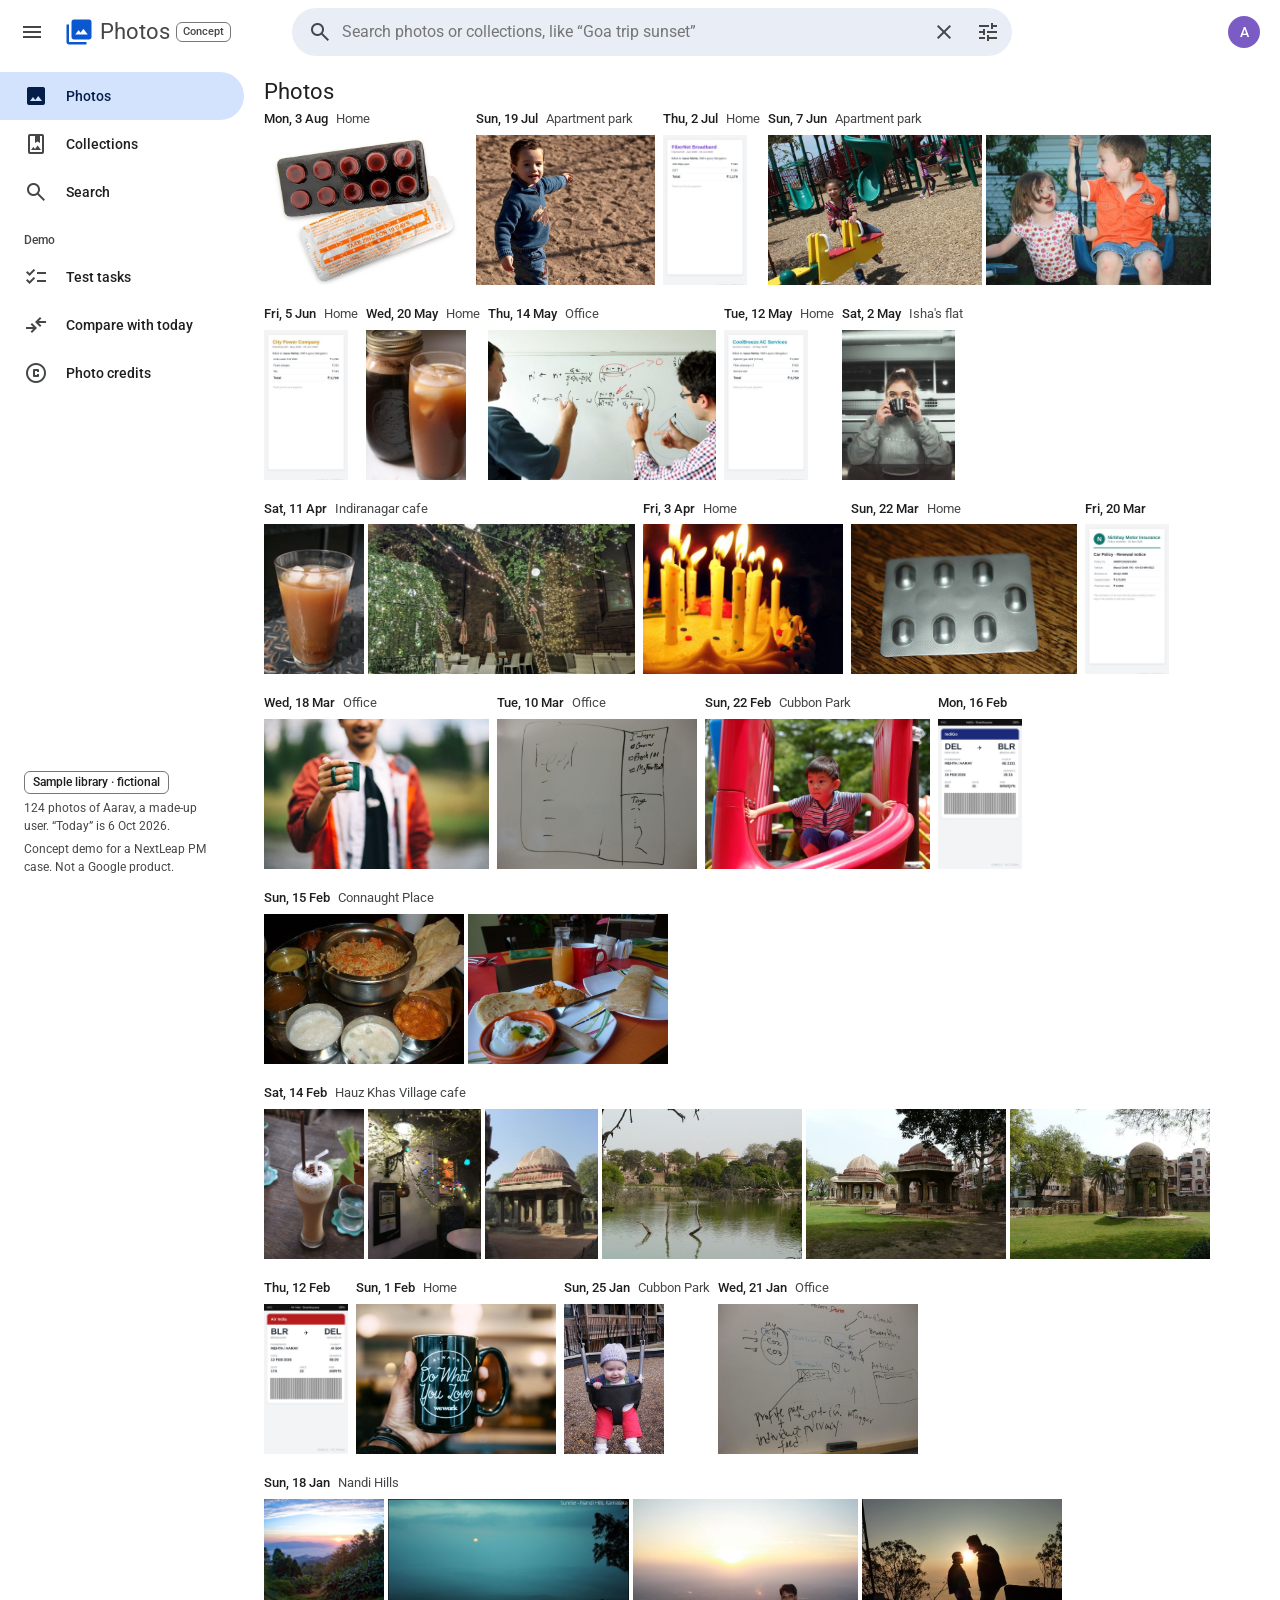
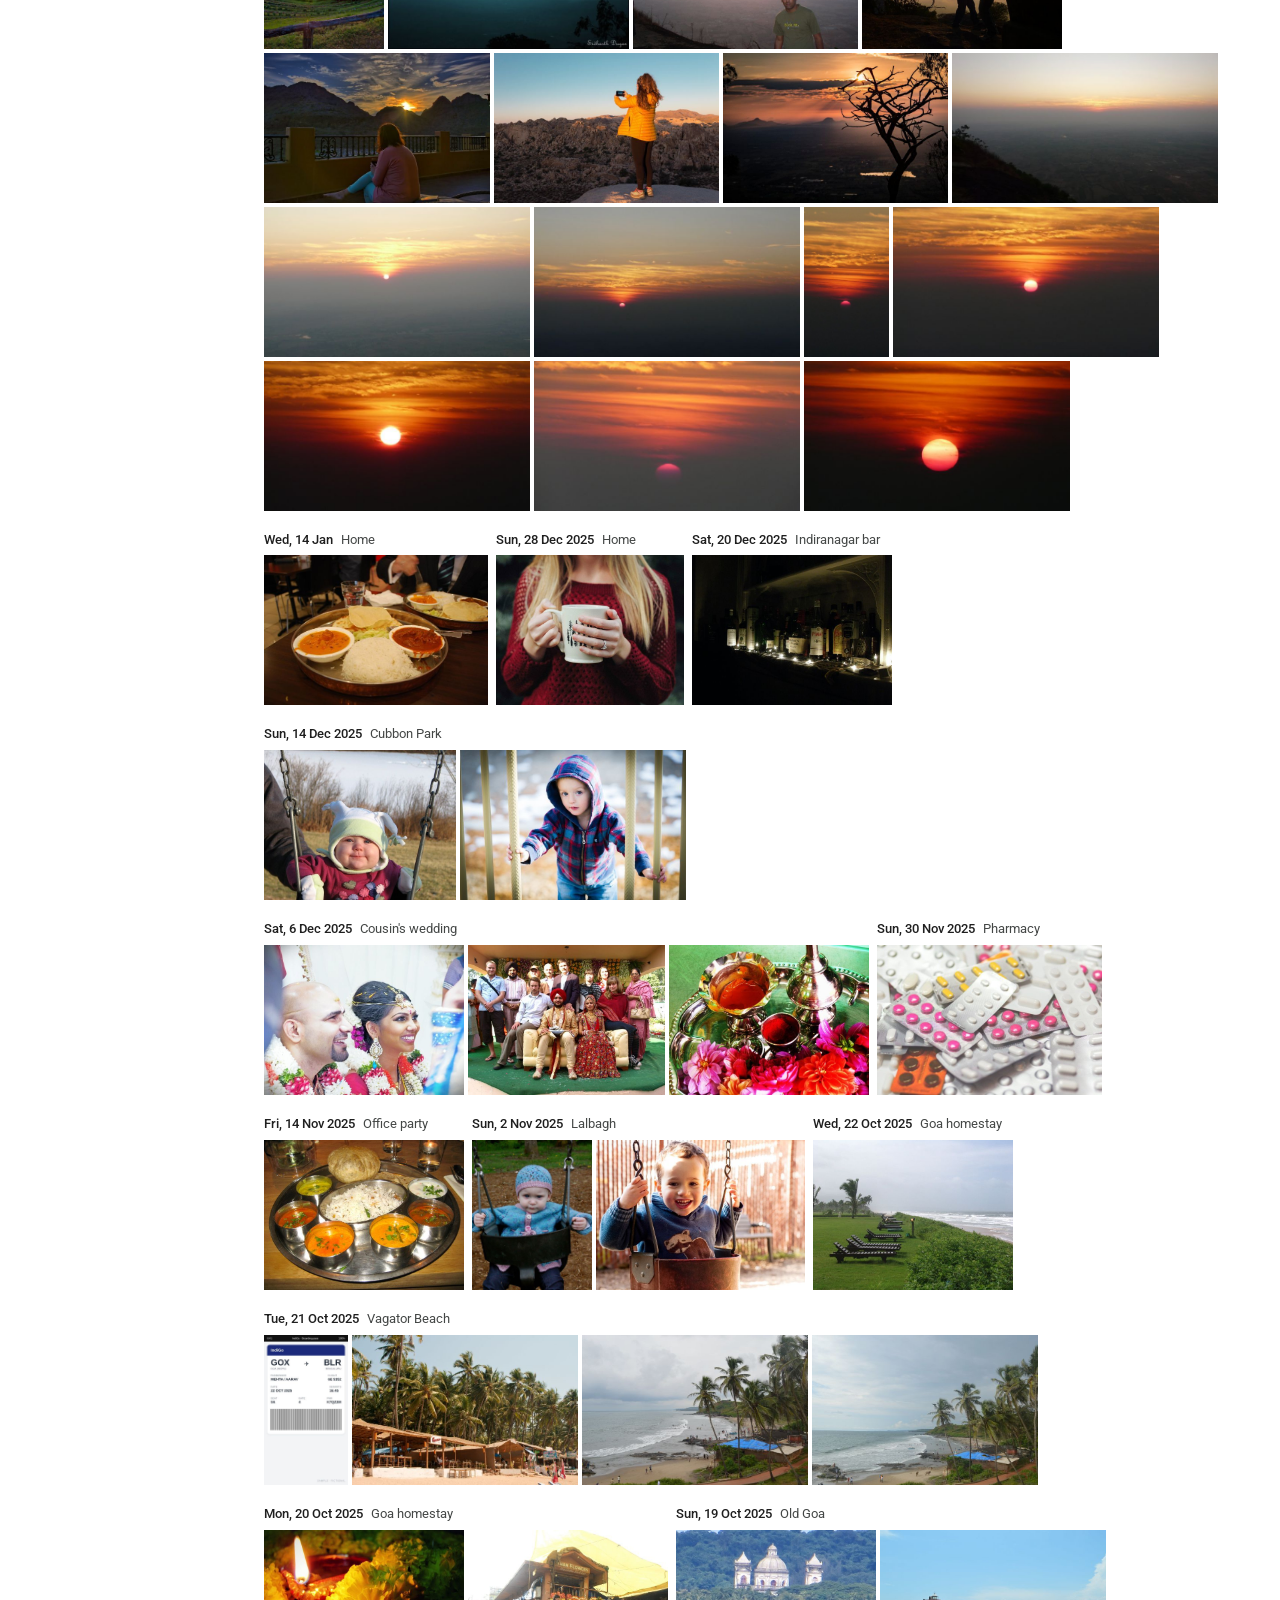
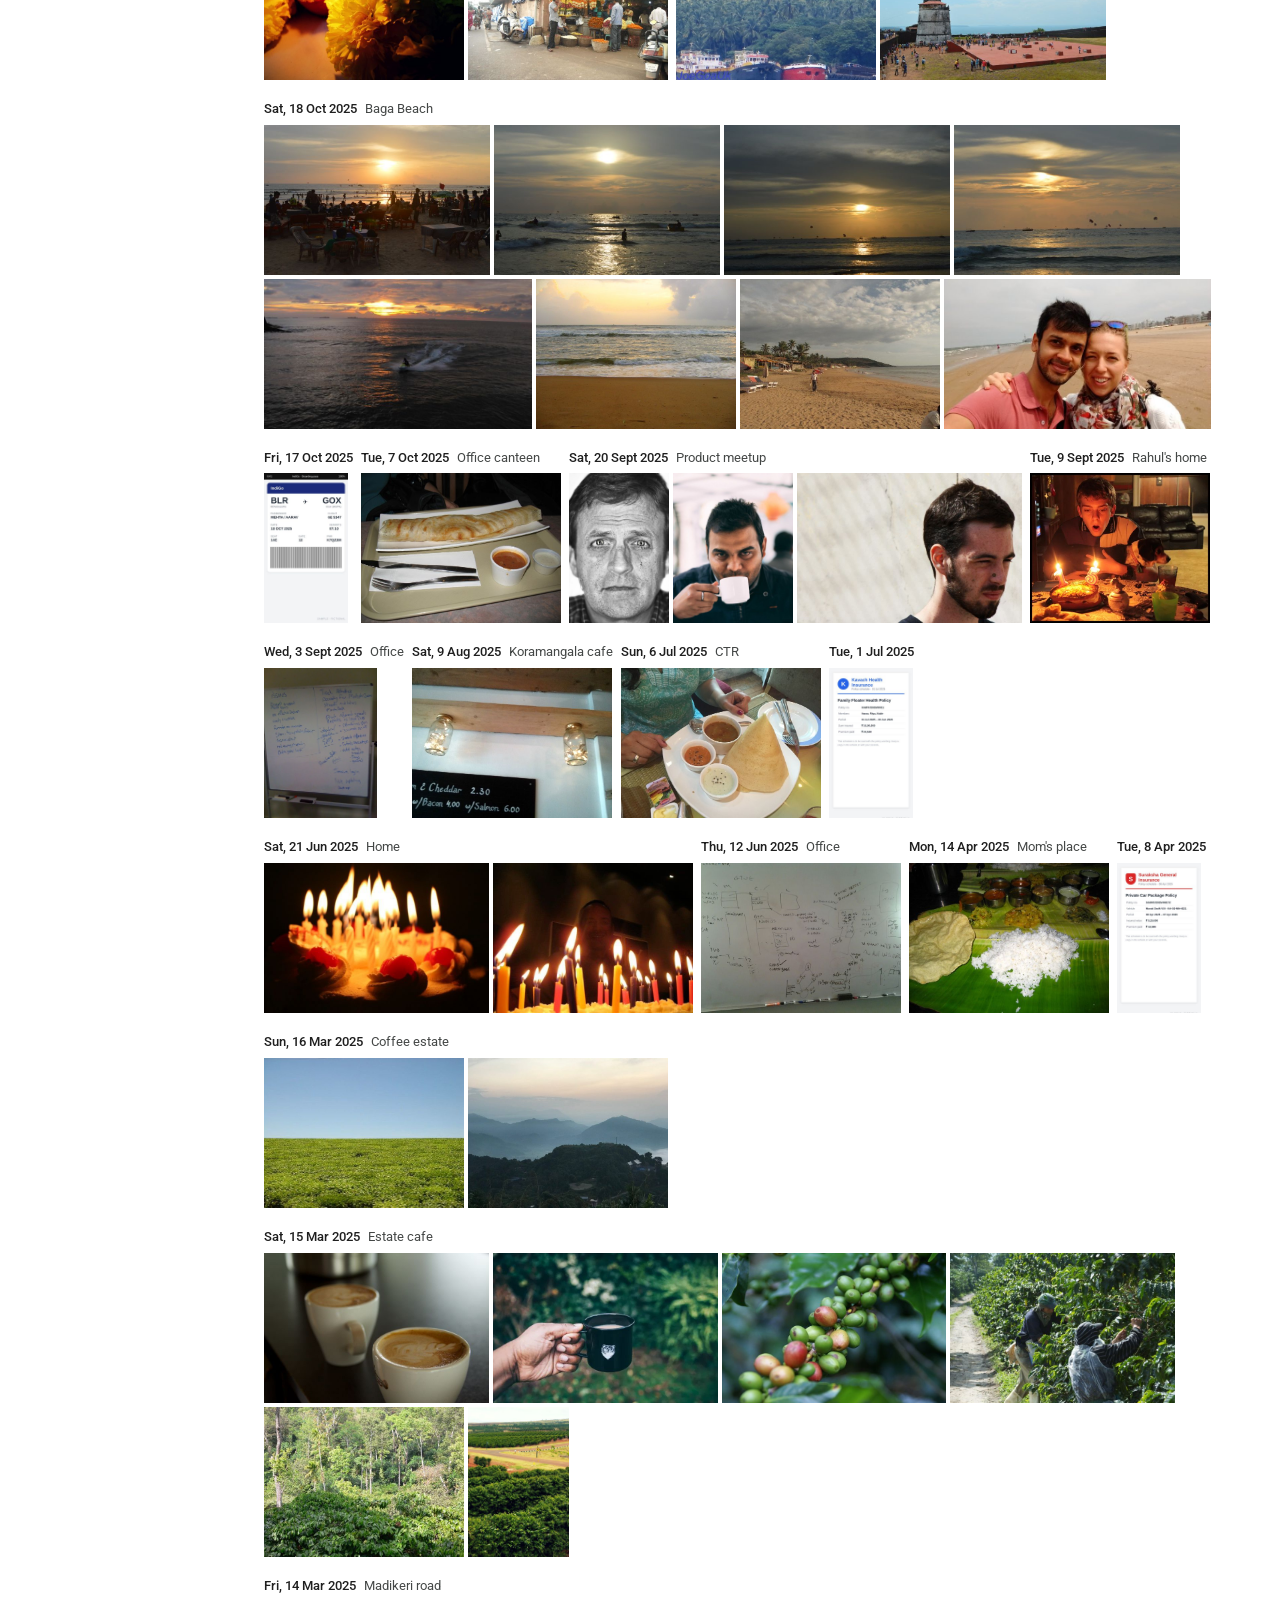
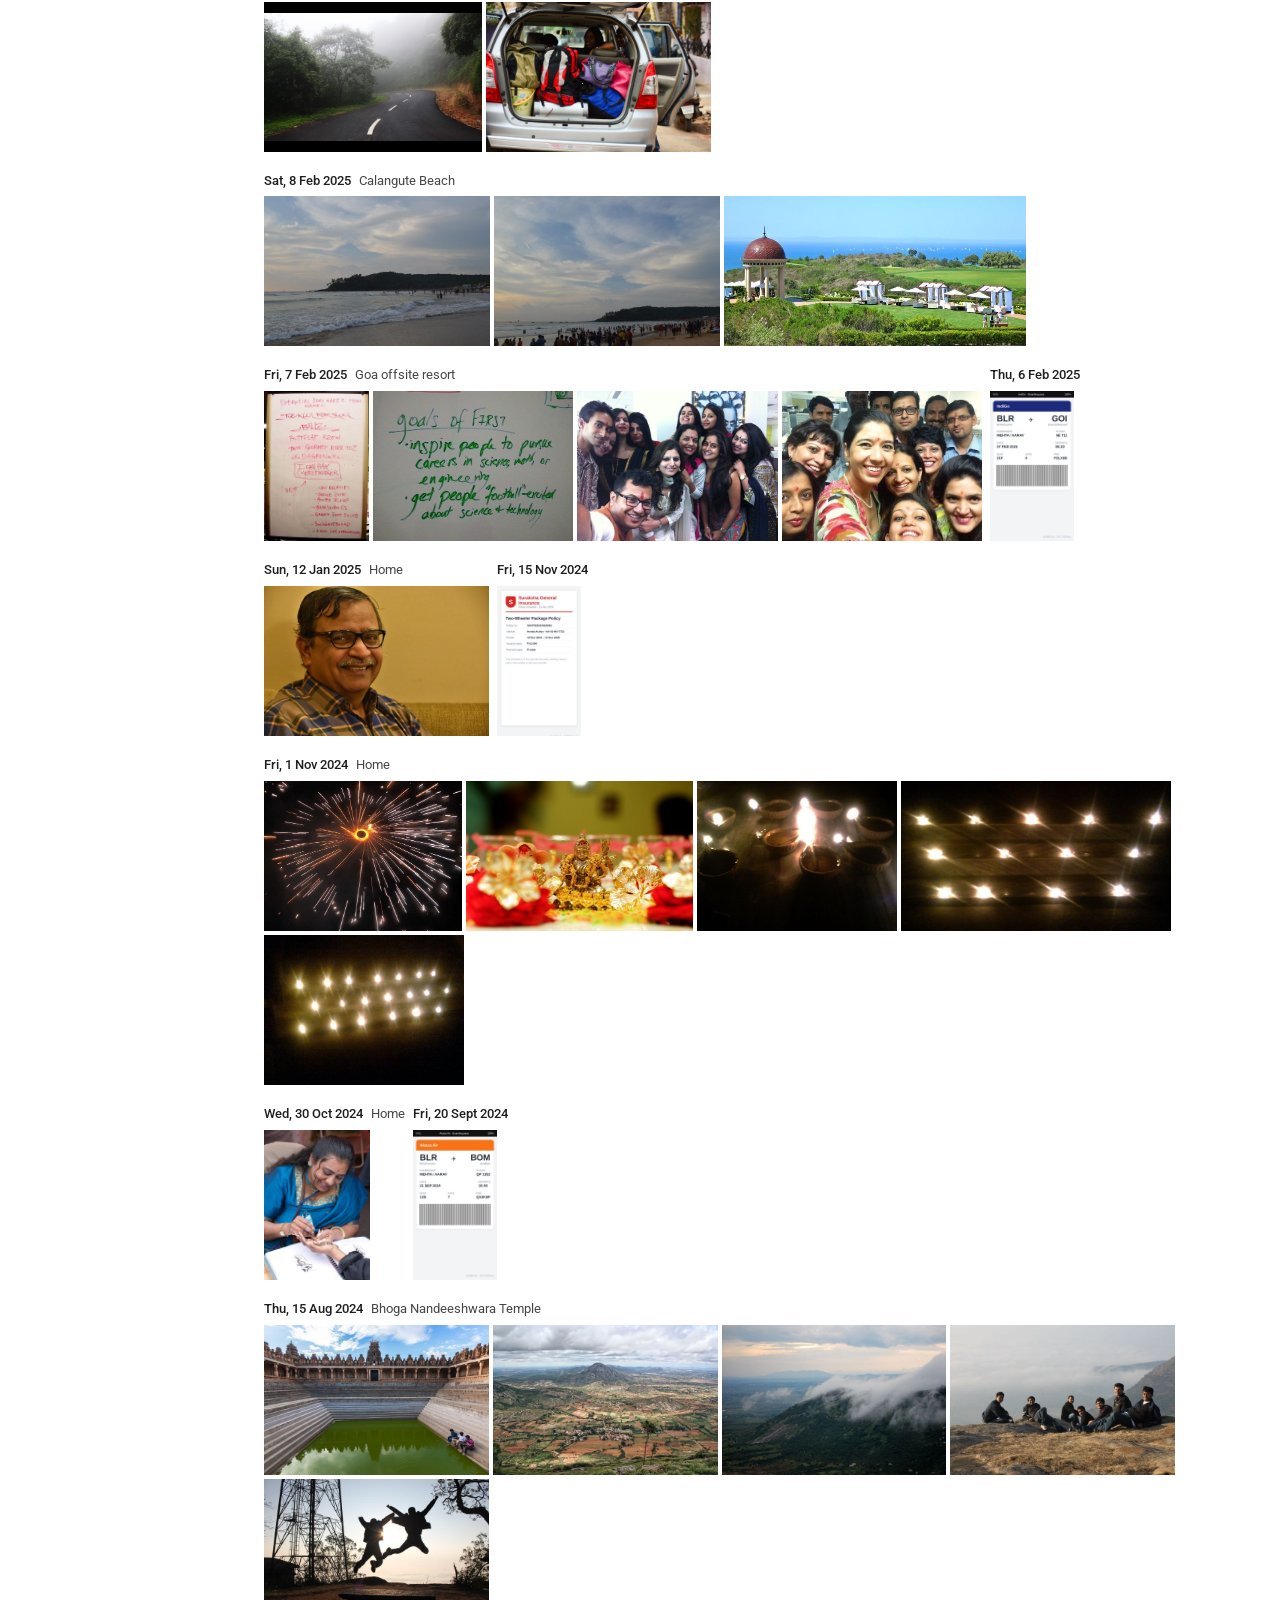
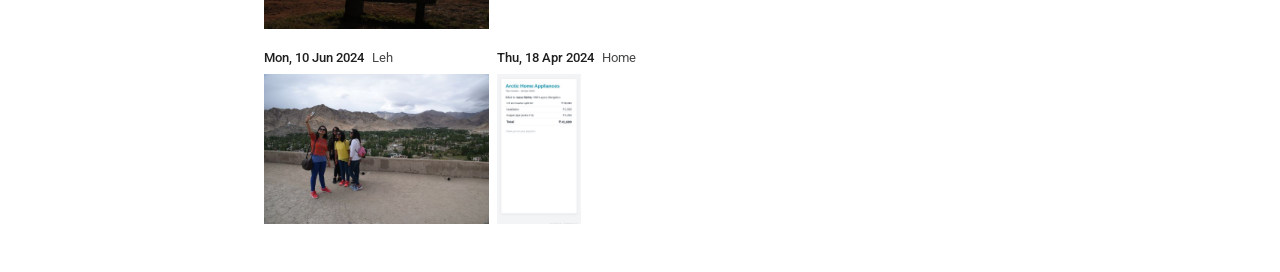
<file: index.html>
<!doctype html>
<html lang="en">
<head>
<meta charset="utf-8">
<meta name="viewport" content="width=device-width, initial-scale=1">
<title>Memory Match</title>
<meta name="description" content="Find a photo by describing it in your own words. A Google Photos concept demo on a fictional sample library.">
<link rel="preconnect" href="https://fonts.googleapis.com">
<link href="https://fonts.googleapis.com/css2?family=Roboto:wght@400;500;700&display=swap" rel="stylesheet">
<link href="https://fonts.googleapis.com/css2?family=Material+Symbols+Outlined:opsz,wght,FILL,GRAD@20..48,400,0..1,0&display=block" rel="stylesheet">
<link rel="stylesheet" href="styles.css">
</head>
<body>
<header class="appbar">
  <button class="icon-btn" id="menuBtn" aria-label="Menu"><span class="ms">menu</span></button>
  <a class="logo" href="#" id="logo"><span class="ms fill logo-ic">photo_library</span><span class="word">Photos</span><span class="concept">Concept</span></a>
  <form class="searchpill" id="form" autocomplete="off">
    <span class="ms">search</span>
    <input id="q" placeholder="Search photos or collections, like “Goa trip sunset”" aria-label="Search photos or collections">
    <button type="button" class="icon-btn small" id="clearQ" aria-label="Clear"><span class="ms">close</span></button>
    <button type="button" class="icon-btn small fbtn" id="filterBtn" aria-label="Filters" title="Filters"><span class="ms">tune</span><span class="fbadge hidden" id="fbadge"></span></button>
    <div class="suggest hidden" id="suggest"></div>
    <div class="fpanel hidden" id="fpanel"></div>
  </form>
  <div class="appbar-right">
    <div class="avatar" title="Aarav (fictional)">A</div>
  </div>
</header>

<div class="shell">
  <nav class="rail" id="rail">
    <a class="navi active" data-nav="photos" href="#"><span class="ms">photo</span>Photos</a>
    <a class="navi" data-nav="collections" href="#"><span class="ms">photo_album</span>Collections</a>
    <a class="navi" data-nav="search" href="#"><span class="ms">search</span>Search</a>
    <p class="rail-h">Demo</p>
    <a class="navi" data-nav="tasks" href="#"><span class="ms">checklist</span>Test tasks</a>
    <a class="navi" data-nav="compare" href="#"><span class="ms">compare_arrows</span>Compare with today</a>
    <a class="navi" data-nav="credits" href="#"><span class="ms">copyright</span>Photo credits</a>
    <div class="rail-note">
      <span class="tagwarn">Sample library · fictional</span>
      <p id="libcount"></p>
      <p>Concept demo for a NextLeap PM case. Not a Google product.</p>
    </div>
  </nav>

  <main class="main" id="main">
    <!-- Photos timeline -->
    <section id="home">
      <div class="home-head"><h1>Photos</h1></div>
      <div id="timeline"></div>
    </section>

    <!-- Collections -->
    <section id="collections" class="hidden">
      <div class="home-head"><h1>Collections</h1></div>
      <div id="colBody"></div>
    </section>

    <!-- Search results -->
    <section id="results" class="hidden">
      <div class="res-head">
        <button class="icon-btn" id="backBtn" aria-label="Back"><span class="ms">arrow_back</span></button>
        <h1 id="resTitle"></h1>
      </div>
      <p class="tasknote hidden" id="taskNote"></p>
      <p class="scopechip hidden" id="scopeChip"></p>
      <div class="banner hidden" id="nofit"></div>
      <div class="grid" id="grid"></div>
      <div class="tl hidden" id="scopeAll"></div>
      <div class="card followup hidden" id="step4">
        <span class="ms fill fu-ic">help</span>
        <div>
          <p class="fu-q" id="fuQ"></p>
          <div class="chips" id="fuOpts"></div>
        </div>
      </div>
    </section>
  </main>
</div>

<!-- photo viewer -->
<div class="viewer hidden" id="viewer" role="dialog" aria-modal="true">
  <div class="v-stage">
    <div class="v-bar">
      <button class="icon-btn dark" id="vBack" aria-label="Close"><span class="ms">arrow_back</span></button>
      <span class="v-spacer"></span>
      <button class="found hidden" id="foundBtn"><span class="ms">check_circle</span>This is the one</button>
      <button class="icon-btn dark" id="vInfo" aria-label="Info"><span class="ms">info</span></button>
    </div>
    <img id="vImg" alt="">
    <div class="v-toast hidden" id="foundNote"></div>
    <div class="v-learn hidden" id="learnNote"></div>
  </div>
  <aside class="v-info" id="vPanel"></aside>
</div>

<!-- dialogs -->
<div class="scrim hidden" id="scrim">
  <div class="dialog" id="dialog" role="dialog" aria-modal="true">
    <button class="icon-btn d-close" id="dClose" aria-label="Close"><span class="ms">close</span></button>
    <div id="dBody"></div>
  </div>
</div>

<script type="module" src="app.js"></script>
</body>
</html>
</file>
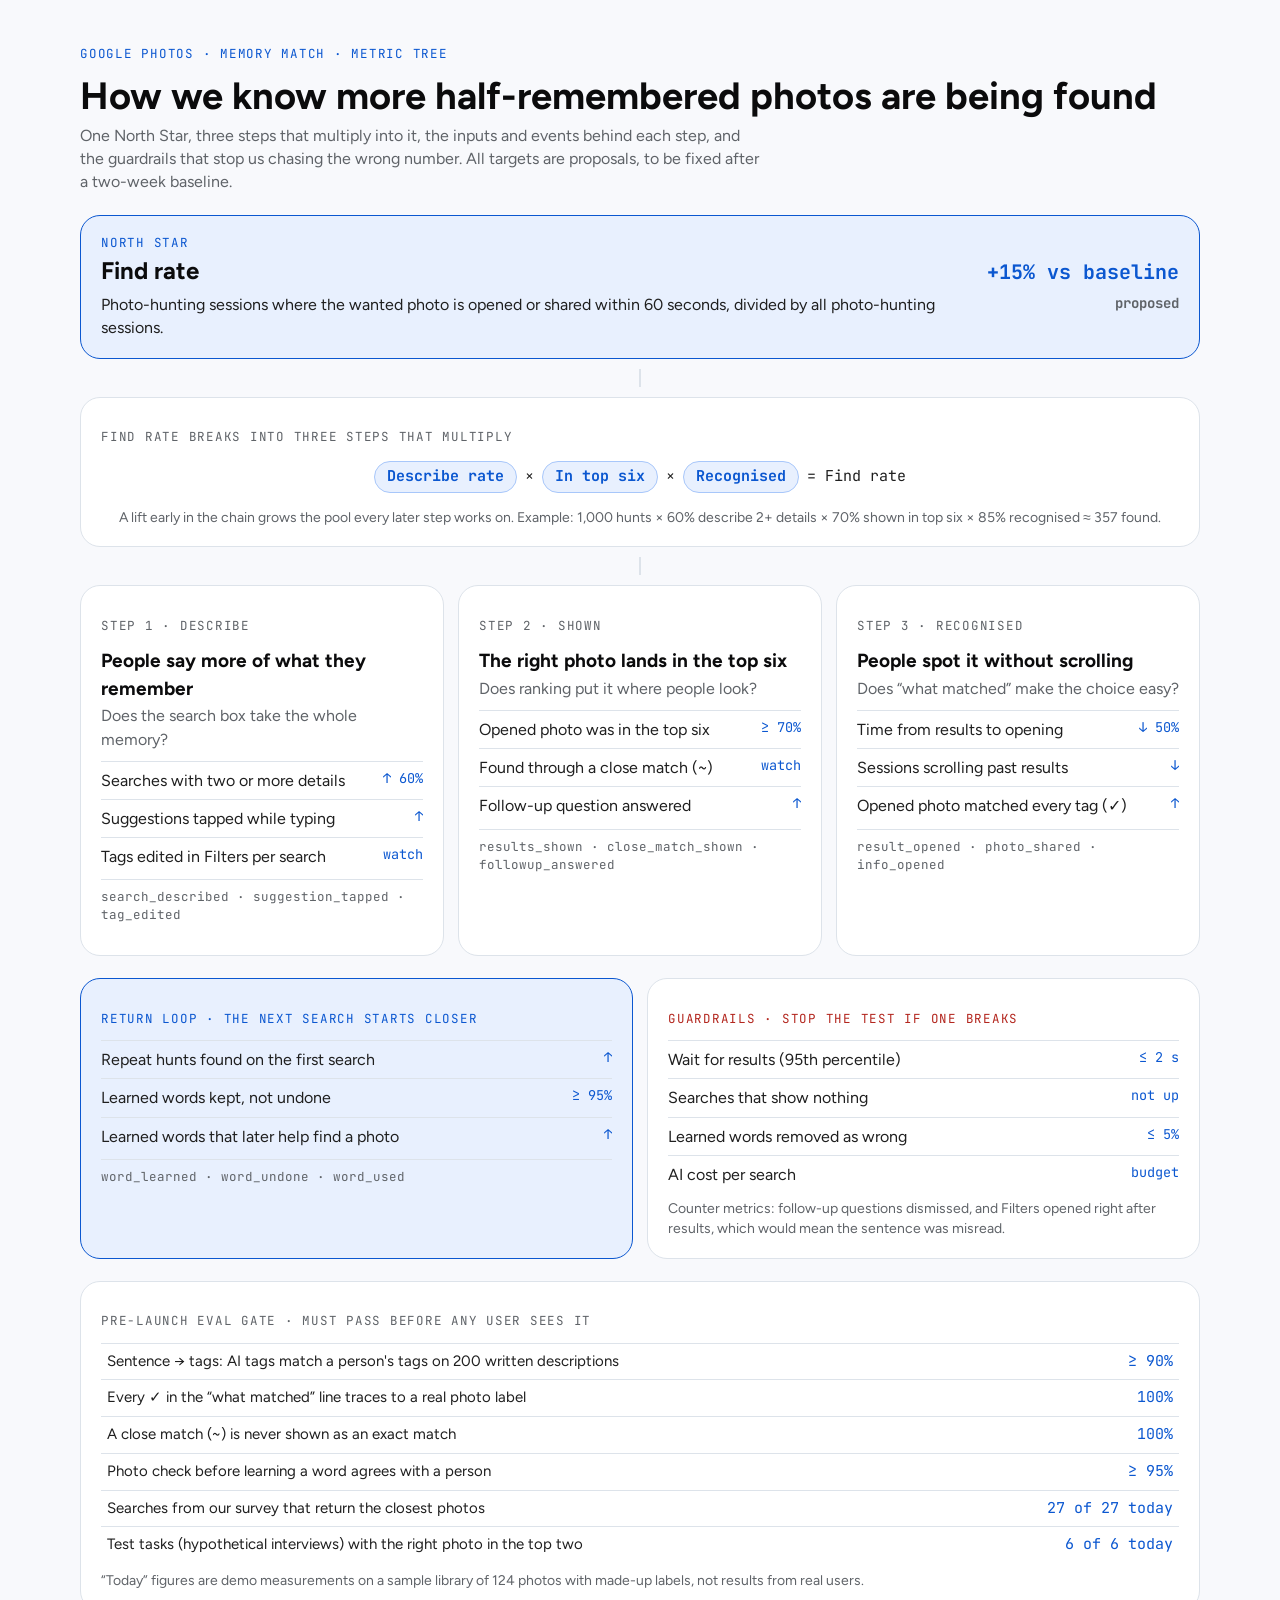
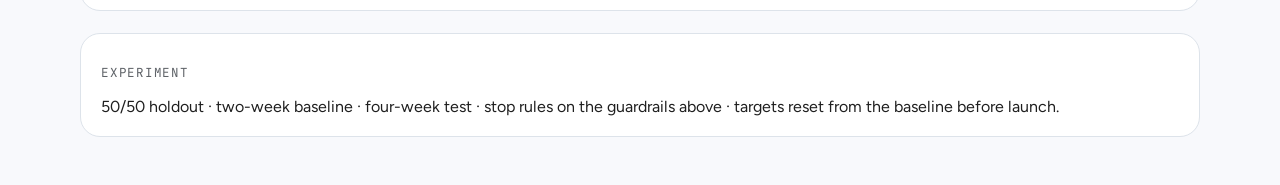
<file: kpi-tree.html>
<!doctype html>
<html lang="en">
<head>
<meta charset="utf-8">
<meta name="viewport" content="width=device-width, initial-scale=1">
<title>Find Rate KPI Tree</title>
<link rel="preconnect" href="https://fonts.googleapis.com">
<link rel="stylesheet" href="https://fonts.googleapis.com/css2?family=Figtree:wght@400;600;700&family=JetBrains+Mono:wght@500;700&display=swap">
<style>
/* Layout: a top-down metric tree. North Star, then the three-step chain, then inputs and events per step, then the return loop, guardrails and the eval gate. */
:root{
  --bg:#131314; --card:#1E1F20; --line:#2E3134; --fg:#E3E3E3; --muted:#9AA0A6; --strong:#F1F3F4;
  --focus:#A8C7FA; --focus-bg:#102A4C; --focus-line:#1F4A85; --warn:#FFB68A;
  --display:'Figtree', 'Segoe UI', Arial, sans-serif; --mono:'JetBrains Mono', ui-monospace, Menlo, monospace;
  color-scheme:dark;
}
@media (prefers-color-scheme: light){:root:not([data-theme="dark"]){
  --bg:#F8F9FC; --card:#FFFFFF; --line:#DDE3EA; --fg:#1F1F1F; --muted:#5F6368; --strong:#0B0B0C;
  --focus:#0B57D0; --focus-bg:#E8F0FE; --focus-line:#A8C7FA; --warn:#B3261E; color-scheme:light}}
:root[data-theme="light"]{
  --bg:#F8F9FC; --card:#FFFFFF; --line:#DDE3EA; --fg:#1F1F1F; --muted:#5F6368; --strong:#0B0B0C;
  --focus:#0B57D0; --focus-bg:#E8F0FE; --focus-line:#A8C7FA; --warn:#B3261E; color-scheme:light}
*{box-sizing:border-box}
body{background:var(--bg);color:var(--fg);font-family:var(--display);font-size:16px;line-height:1.45;margin:0}
.wrap{max-width:1160px;margin:0 auto;padding-inline:20px;padding-block:32px 48px;display:flex;flex-direction:column;gap:22px}
.eyebrow,.lab{font-family:var(--mono);letter-spacing:.06em;text-transform:uppercase;font-size:12.5px;color:var(--muted)}
.eyebrow{color:var(--focus)}
h1{font-size:clamp(26px,4vw,38px);line-height:1.12;margin:4px 0 6px;color:var(--strong);text-wrap:balance}
.lede{color:var(--muted);max-width:68ch;margin:0}
.card{background:var(--card);border:1.5px solid var(--line);border-radius:20px;padding:18px 20px;min-width:0}
.focus{background:var(--focus-bg);border-color:var(--focus)}
.ns{display:grid;grid-template-columns:1fr auto;gap:14px;align-items:center}
.ns h2{margin:2px 0 4px;font-size:24px;color:var(--strong)}
.ns p{margin:0}
.target{font-family:var(--mono);font-weight:700;color:var(--focus);font-size:20px;white-space:nowrap;text-align:right}
.formula{font-family:var(--mono);font-size:15px;color:var(--fg);display:flex;flex-wrap:wrap;gap:8px;align-items:center;justify-content:center}
.formula b{background:var(--focus-bg);border:1.5px solid var(--focus-line);border-radius:999px;padding:4px 12px;color:var(--focus)}
.stem{width:2px;height:18px;background:var(--line);margin:-12px auto}
.drivers{display:grid;grid-template-columns:repeat(3,minmax(0,1fr));gap:14px}
.driver h3{margin:4px 0 2px;font-size:19px;color:var(--strong)}
.driver .q{color:var(--muted);margin:0 0 10px}
.row{display:grid;grid-template-columns:1fr auto;gap:10px;border-top:1px solid var(--line);padding-block:7px}
.row span:last-child{font-family:var(--mono);font-size:13.5px;color:var(--focus);white-space:nowrap;align-self:start}
.ev{font-family:var(--mono);font-size:12.5px;color:var(--muted);border-top:1px solid var(--line);padding-top:8px;margin-top:4px;word-break:break-word}
.two{display:grid;grid-template-columns:repeat(2,minmax(0,1fr));gap:14px}
.warn .lab{color:var(--warn)}
table{width:100%;border-collapse:collapse;font-size:15px}
td{border-top:1px solid var(--line);padding:7px 6px;vertical-align:top}
td.t{font-family:var(--mono);color:var(--focus);white-space:nowrap;text-align:right}
td.n{font-family:var(--mono);color:var(--muted);white-space:nowrap}
.note{color:var(--muted);font-size:14px;margin:0}
.tablewrap{overflow-x:auto}
@media (max-width:820px){.drivers,.two{grid-template-columns:1fr}.ns{grid-template-columns:1fr}.target{text-align:left}}
</style>
</head>
<body>

<div class="wrap">
  <header>
    <p class="eyebrow">Google Photos · Memory Match · metric tree</p>
    <h1>How we know more half-remembered photos are being found</h1>
    <p class="lede">One North Star, three steps that multiply into it, the inputs and events behind each step, and the guardrails that stop us chasing the wrong number. All targets are proposals, to be fixed after a two-week baseline.</p>
  </header>

  <section class="card focus ns" aria-label="North Star">
    <div>
      <p class="lab" style="color:var(--focus)">North Star</p>
      <h2>Find rate</h2>
      <p>Photo-hunting sessions where the wanted photo is opened or shared within 60 seconds, divided by all photo-hunting sessions.</p>
    </div>
    <p class="target">+15% vs baseline<br><span class="note">proposed</span></p>
  </section>

  <div class="stem" aria-hidden="true"></div>
  <section class="card" aria-label="Chain">
    <p class="lab">Find rate breaks into three steps that multiply</p>
    <p class="formula"><b>Describe rate</b> × <b>In top six</b> × <b>Recognised</b> = Find rate</p>
    <p class="note" style="text-align:center">A lift early in the chain grows the pool every later step works on. Example: 1,000 hunts × 60% describe 2+ details × 70% shown in top six × 85% recognised ≈ 357 found.</p>
  </section>
  <div class="stem" aria-hidden="true"></div>

  <section class="drivers" aria-label="Drivers">
    <div class="card driver">
      <p class="lab">Step 1 · Describe</p>
      <h3>People say more of what they remember</h3>
      <p class="q">Does the search box take the whole memory?</p>
      <div class="row"><span>Searches with two or more details</span><span>↑ 60%</span></div>
      <div class="row"><span>Suggestions tapped while typing</span><span>↑</span></div>
      <div class="row"><span>Tags edited in Filters per search</span><span>watch</span></div>
      <p class="ev">search_described · suggestion_tapped · tag_edited</p>
    </div>
    <div class="card driver">
      <p class="lab">Step 2 · Shown</p>
      <h3>The right photo lands in the top six</h3>
      <p class="q">Does ranking put it where people look?</p>
      <div class="row"><span>Opened photo was in the top six</span><span>≥ 70%</span></div>
      <div class="row"><span>Found through a close match (~)</span><span>watch</span></div>
      <div class="row"><span>Follow-up question answered</span><span>↑</span></div>
      <p class="ev">results_shown · close_match_shown · followup_answered</p>
    </div>
    <div class="card driver">
      <p class="lab">Step 3 · Recognised</p>
      <h3>People spot it without scrolling</h3>
      <p class="q">Does “what matched” make the choice easy?</p>
      <div class="row"><span>Time from results to opening</span><span>↓ 50%</span></div>
      <div class="row"><span>Sessions scrolling past results</span><span>↓</span></div>
      <div class="row"><span>Opened photo matched every tag (✓)</span><span>↑</span></div>
      <p class="ev">result_opened · photo_shared · info_opened</p>
    </div>
  </section>

  <section class="two">
    <div class="card focus">
      <p class="lab" style="color:var(--focus)">Return loop · the next search starts closer</p>
      <div class="row"><span>Repeat hunts found on the first search</span><span>↑</span></div>
      <div class="row"><span>Learned words kept, not undone</span><span>≥ 95%</span></div>
      <div class="row"><span>Learned words that later help find a photo</span><span>↑</span></div>
      <p class="ev">word_learned · word_undone · word_used</p>
    </div>
    <div class="card warn">
      <p class="lab">Guardrails · stop the test if one breaks</p>
      <div class="row"><span>Wait for results (95th percentile)</span><span>≤ 2 s</span></div>
      <div class="row"><span>Searches that show nothing</span><span>not up</span></div>
      <div class="row"><span>Learned words removed as wrong</span><span>≤ 5%</span></div>
      <div class="row"><span>AI cost per search</span><span>budget</span></div>
      <p class="note" style="margin-top:6px">Counter metrics: follow-up questions dismissed, and Filters opened right after results, which would mean the sentence was misread.</p>
    </div>
  </section>

  <section class="card">
    <p class="lab">Pre-launch eval gate · must pass before any user sees it</p>
    <div class="tablewrap"><table>
      <tr><td>Sentence → tags: AI tags match a person's tags on 200 written descriptions</td><td class="t">≥ 90%</td></tr>
      <tr><td>Every ✓ in the “what matched” line traces to a real photo label</td><td class="t">100%</td></tr>
      <tr><td>A close match (~) is never shown as an exact match</td><td class="t">100%</td></tr>
      <tr><td>Photo check before learning a word agrees with a person</td><td class="t">≥ 95%</td></tr>
      <tr><td>Searches from our survey that return the closest photos</td><td class="t">27 of 27 today</td></tr>
      <tr><td>Test tasks (hypothetical interviews) with the right photo in the top two</td><td class="t">6 of 6 today</td></tr>
    </table></div>
    <p class="note" style="margin-top:8px">“Today” figures are demo measurements on a sample library of 124 photos with made-up labels, not results from real users.</p>
  </section>

  <section class="card">
    <p class="lab">Experiment</p>
    <p style="margin:4px 0 0">50/50 holdout · two-week baseline · four-week test · stop rules on the guardrails above · targets reset from the baseline before launch.</p>
  </section>
</div>
</body>
</html>
</file>
<file: styles.css>
:root{
  --bg:#FFFFFF; --surface:#F8FAFD; --pill:#E9EEF6; --pill-hover:#DDE3EA; --line:#E1E3E1; --outline:#747775;
  --text:#1F1F1F; --sec:#444746; --blue:#0B57D0; --blue-c:#D3E3FD; --on-blue-c:#041E49; --on-blue:#FFFFFF;
  --green:#146C2E; --amber:#8A5300; --red:#B3261E; --red-c:#FCEEEE; --hover:rgba(68,71,70,.08);
  --tile:#F0F4F9;
}
@media (prefers-color-scheme: dark){
  :root:not([data-theme="light"]){
    --bg:#131314; --surface:#1B1B1C; --pill:#282A2C; --pill-hover:#333537; --line:#2E3134; --outline:#8E918F;
    --text:#E3E3E3; --sec:#C4C7C5; --blue:#A8C7FA; --blue-c:#0842A0; --on-blue-c:#D3E3FD; --on-blue:#062E6F;
    --green:#6DD58C; --amber:#F2C46D; --red:#F2B8B5; --red-c:#3A1E1C; --hover:rgba(227,227,227,.08);
    --tile:#1E1F20;
  }
}
*{box-sizing:border-box}
html,body{margin:0;background:var(--bg);color:var(--text);font:14px/1.45 "Google Sans Text","Google Sans",Roboto,Arial,sans-serif}
button,input,select{font:inherit;color:inherit}
a{color:var(--blue)}
.hidden{display:none!important}
.sec{color:var(--sec)} .small{font-size:13px}
.ms{font-family:"Material Symbols Outlined";font-weight:400;font-style:normal;font-size:24px;line-height:1;letter-spacing:normal;text-transform:none;display:inline-block;white-space:nowrap;-webkit-font-smoothing:antialiased;font-variation-settings:"FILL" 0,"wght" 400,"GRAD" 0,"opsz" 24;user-select:none}
.ms.fill{font-variation-settings:"FILL" 1,"wght" 400,"GRAD" 0,"opsz" 24}
.ms.tiny{font-size:16px;vertical-align:-3px}
.icon-btn{width:48px;height:48px;border-radius:50%;border:0;background:none;display:inline-flex;align-items:center;justify-content:center;cursor:pointer;color:var(--sec);flex:none}
.icon-btn:hover{background:var(--hover)}
.icon-btn.small{width:36px;height:36px}
.icon-btn.dark{color:#fff}.icon-btn.dark:hover{background:rgba(255,255,255,.12)}

/* app bar */
.appbar{position:sticky;top:0;z-index:5;height:64px;display:flex;align-items:center;gap:8px;padding:0 12px 0 8px;background:var(--bg)}
.logo{display:flex;align-items:center;gap:6px;text-decoration:none;color:var(--sec);width:220px;flex:none}
.logo-ic{color:var(--blue);font-size:30px}
.word{font-size:22px;color:var(--sec)}
.concept{font-size:11px;font-weight:500;border:1px solid var(--outline);border-radius:6px;padding:1px 6px;color:var(--sec)}
.searchpill{position:relative;flex:1;min-width:0;max-width:720px;height:48px;background:var(--pill);border-radius:24px;display:flex;align-items:center;gap:8px;padding:0 6px 0 16px;color:var(--sec)}
.searchpill:focus-within{background:var(--bg);box-shadow:0 1px 3px rgba(0,0,0,.2),0 4px 8px 3px rgba(0,0,0,.1)}
.searchpill input{flex:1;min-width:0;border:0;background:transparent;outline:none;font-size:16px;color:var(--text)}
.suggest{position:absolute;top:52px;left:0;right:0;background:var(--bg);border-radius:16px;box-shadow:0 1px 3px rgba(0,0,0,.2),0 4px 8px 3px rgba(0,0,0,.12);padding:8px 0;max-height:70vh;overflow:auto}
.suggest .sg-h{font-size:12px;font-weight:500;color:var(--sec);padding:8px 20px 4px}
.suggest button{display:flex;gap:14px;align-items:center;width:100%;border:0;background:none;text-align:left;padding:9px 20px;cursor:pointer;color:var(--text);font-size:14px}
.suggest button:hover{background:var(--hover)}
.suggest .ms{font-size:20px;color:var(--sec)}
.appbar-right{margin-left:auto;display:flex;align-items:center;gap:8px}
.pillbtn{display:inline-flex;align-items:center;gap:6px;height:40px;border-radius:20px;border:1px solid var(--outline);background:none;padding:0 16px 0 12px;cursor:pointer;color:var(--blue);font-weight:500}
.pillbtn .ms{font-size:20px}
.pillbtn:hover{background:var(--hover)}
.avatar{width:32px;height:32px;border-radius:50%;background:#7B5CC4;color:#fff;display:flex;align-items:center;justify-content:center;font-weight:500;margin:0 8px}

/* shell */
.shell{display:flex;min-height:calc(100vh - 64px)}
.rail{width:256px;flex:none;padding:8px 12px 24px 0;position:sticky;top:64px;height:calc(100vh - 64px);overflow:auto;display:flex;flex-direction:column}
.navi{display:flex;align-items:center;gap:18px;height:48px;padding:0 24px;border-radius:0 24px 24px 0;text-decoration:none;color:var(--text);font-weight:500}
.navi .ms{color:var(--sec)}
.navi:hover{background:var(--hover)}
.navi.active{background:var(--blue-c);color:var(--on-blue-c)}
.navi.active .ms{color:var(--on-blue-c);font-variation-settings:"FILL" 1}
.rail-note{margin-top:auto;padding:16px 24px 0;color:var(--sec);font-size:12px}
.rail-note p{margin:6px 0 0}
.tagwarn{display:inline-block;border:1px solid var(--outline);border-radius:6px;padding:2px 8px;font-weight:500;color:var(--text)}
.main{flex:1;min-width:0;padding:4px 24px 48px 8px}

/* timeline */
.home-head h1,.res-title h1{font-size:22px;font-weight:400;margin:8px 0 2px}
.home-head p{margin:0 0 8px}
#timeline{display:flex;flex-wrap:wrap;gap:20px 8px;align-items:flex-start}
.month-h{flex-basis:100%;font-size:18px;margin:14px 0 -8px}
.dsec{max-width:100%}
.tiles{display:flex;flex-wrap:wrap;gap:4px}
.day-h{display:flex;align-items:baseline;gap:8px;margin:0 0 6px;font-size:13px;font-weight:500;white-space:nowrap}
.day-h span{font-weight:400;color:var(--sec);font-size:13px}
.jrow{display:flex;gap:4px;margin-bottom:4px}
.jt{background:var(--tile) center/cover no-repeat;cursor:pointer;flex:none;position:relative}
.jt:hover::after{content:"";position:absolute;inset:0;background:linear-gradient(rgba(0,0,0,.25),transparent 30%)}

/* results */
.res-head{display:flex;align-items:center;gap:4px;margin-left:-8px}
.res-title p{margin:0}
.chips{display:flex;flex-wrap:wrap;gap:8px;margin-top:12px}
.chip{display:inline-flex;align-items:center;gap:6px;height:32px;border:1px solid var(--outline);border-radius:8px;padding:0 4px 0 8px;background:none;font-size:14px;font-weight:500;color:var(--sec);cursor:pointer}
.chip .ms{font-size:18px}
.chip.on{background:var(--blue-c);border-color:transparent;color:var(--on-blue-c)}
.chip .face{width:22px;height:22px;border-radius:50%;background:var(--blue);color:var(--on-blue);font-size:12px;display:inline-flex;align-items:center;justify-content:center;margin-left:-3px}
.chip .x{border:0;background:none;cursor:pointer;color:inherit;display:inline-flex;padding:2px;border-radius:50%}
.chip .x:hover{background:var(--hover)}
.chip .x .ms{font-size:18px}
.chip input{border:0;border-bottom:1px solid var(--blue);background:transparent;outline:none;width:9em;font-weight:500}
.chip.add{border-style:dashed;padding:0 12px 0 8px;color:var(--blue)}
.chip.plain{padding:0 12px}
.hint{margin:8px 0 0}
.addtag{display:flex;gap:8px;margin-top:10px;flex-wrap:wrap;align-items:center}
.addtag select,.addtag input{height:36px;background:var(--bg);border:1px solid var(--outline);border-radius:8px;padding:0 10px}
.addtag input{flex:1;min-width:180px;max-width:360px}
.textbtn{border:0;background:none;color:var(--blue);font-weight:500;cursor:pointer;height:36px;padding:0 12px;border-radius:18px}
.textbtn:hover{background:var(--hover)}
.banner{display:flex;gap:12px;align-items:flex-start;background:var(--surface);border:1px solid var(--line);border-radius:16px;padding:14px 16px;margin-top:16px}
.banner .ms{color:var(--amber)}
.sec-row{display:flex;justify-content:space-between;align-items:baseline;gap:12px;flex-wrap:wrap;margin-top:20px}
h2{font-size:16px;font-weight:500;margin:0}
.grid{display:grid;grid-template-columns:repeat(3,minmax(0,1fr));gap:16px 6px;margin-top:10px}
.tile{cursor:pointer;min-width:0}
.tile .img{aspect-ratio:4/3;background:var(--tile) center/cover no-repeat;position:relative}
.tile:hover .img::after{content:"";position:absolute;inset:0;background:linear-gradient(rgba(0,0,0,.3),transparent 35%)}
.tile.full .img{box-shadow:inset 0 0 0 3px var(--blue)}
.rank{position:absolute;top:8px;left:8px;background:rgba(0,0,0,.6);color:#fff;border-radius:12px;padding:1px 8px;font-size:12px;font-weight:500}
.stack{position:absolute;top:6px;right:6px;display:inline-flex;align-items:center;gap:3px;background:rgba(0,0,0,.6);color:#fff;border:0;border-radius:14px;padding:3px 9px 3px 6px;font-size:12px;font-weight:500;cursor:pointer;z-index:1}
.stack .ms{font-size:16px}
.why{display:flex;flex-wrap:wrap;gap:2px 10px;font-size:13px;margin-top:6px}
.when{font-size:12px;color:var(--sec);margin-top:2px}
.yes{color:var(--green)} .near{color:var(--amber)} .no{color:var(--red)}
.legend{margin:14px 0 0}
.legend span{margin-right:8px}
.card{background:var(--surface);border-radius:16px;padding:16px 18px;margin-top:20px}
.followup{display:flex;gap:14px;align-items:flex-start}
.fu-ic{color:var(--blue)}
.fu-q{font-size:16px;font-weight:500;margin:0}
.followup .chips{margin-top:8px}
.vs{display:grid;grid-template-columns:1fr 1fr;gap:10px;margin:12px 0}
.vsbox{border-radius:12px;padding:12px;background:var(--bg);border:1px solid var(--line)}
.vsbox.blue{background:var(--blue-c);color:var(--on-blue-c);border-color:transparent}
.vsbox .ov{font-size:11px;font-weight:500;letter-spacing:.06em;margin:0;opacity:.8}
.vsbox .big{font-size:26px;margin:2px 0 0}
.vsbox .small{margin:4px 0 0}
.strip{display:grid;grid-template-columns:repeat(12,1fr);gap:3px;margin-top:6px;max-width:720px}
.strip div{aspect-ratio:1;background:var(--tile) center/cover}
.strip div.hit{box-shadow:inset 0 0 0 3px var(--blue)}

/* viewer */
.viewer{position:fixed;inset:0;z-index:20;background:#000;display:flex}
.v-stage{flex:1;position:relative;display:flex;align-items:center;justify-content:center;min-width:0}
.v-bar{position:absolute;top:0;left:0;right:0;display:flex;align-items:center;gap:6px;padding:8px;background:linear-gradient(rgba(0,0,0,.55),transparent)}
.v-spacer{flex:1}
.v-stage img{width:100%;height:100vh;object-fit:contain}
.found{display:inline-flex;align-items:center;gap:6px;height:40px;border:0;border-radius:20px;background:#A8C7FA;color:#062E6F;font-weight:500;padding:0 16px 0 12px;cursor:pointer}
.found .ms{font-size:20px}
.v-toast{position:absolute;bottom:24px;left:50%;transform:translateX(-50%);background:#E3E3E3;color:#1F1F1F;border-radius:8px;padding:12px 16px;max-width:90%;box-shadow:0 2px 6px rgba(0,0,0,.4)}
.v-toast.bad{background:#F9DEDC;color:#410E0B}
.v-info{width:360px;flex:none;background:var(--bg);color:var(--text);overflow:auto;padding:12px 20px 24px}
.v-info h3{font-size:22px;font-weight:400;margin:10px 0 14px}
.v-info .ov{font-size:12px;font-weight:500;color:var(--sec);margin:18px 0 8px;letter-spacing:.04em}
.drow{display:flex;gap:16px;align-items:flex-start;margin:12px 0}
.drow .ms{color:var(--sec)}
.drow p{margin:0}
.faces{display:flex;gap:10px;flex-wrap:wrap}
.faces div{display:flex;flex-direction:column;align-items:center;font-size:12px;gap:4px}
.faces span{width:44px;height:44px;border-radius:50%;background:var(--blue-c);color:var(--on-blue-c);display:flex;align-items:center;justify-content:center;font-size:18px;font-weight:500}

/* dialog */
.scrim{position:fixed;inset:0;background:rgba(0,0,0,.4);z-index:30;display:flex;align-items:center;justify-content:center;padding:16px}
.dialog{background:var(--bg);border-radius:28px;max-width:760px;width:100%;max-height:90vh;overflow:auto;padding:24px;position:relative;box-shadow:0 4px 16px rgba(0,0,0,.3)}
.d-close{position:absolute;top:10px;right:10px}
.dialog h3{font-size:24px;font-weight:400;margin:0 40px 8px 0}
.tasks{list-style:none;padding:0;margin:12px 0}
.tasks li{display:flex;gap:12px;align-items:center;padding:10px 12px;border-radius:12px;cursor:pointer}
.tasks li:hover{background:var(--hover)}
.tasks .num{width:28px;height:28px;border-radius:50%;background:var(--blue-c);color:var(--on-blue-c);display:flex;align-items:center;justify-content:center;font-weight:500;flex:none}
.tasks .done{color:var(--green);font-size:12px;display:block}
.mtable{width:100%;border-collapse:collapse;font-size:13px;margin:8px 0}
.mtable th,.mtable td{border-bottom:1px solid var(--line);padding:6px 4px;text-align:left}
.mtable th{font-weight:500;color:var(--sec);font-size:12px}
.simgrid{display:grid;grid-template-columns:repeat(4,1fr);gap:4px;margin-top:12px}
.simgrid div{aspect-ratio:1;background:var(--tile) center/cover;cursor:pointer}
.credits{font-size:12px;columns:2;column-gap:24px;margin-top:12px}
.credits p{margin:0 0 6px;break-inside:avoid}

@media (max-width:1100px){ .rail{display:none} .rail.open{display:flex;position:fixed;left:0;top:64px;background:var(--bg);z-index:6;box-shadow:2px 0 8px rgba(0,0,0,.2)} .main{padding:4px 16px 40px} }
@media (max-width:800px){
  .logo{width:auto} .logo .word,.logo .concept{display:none}
  .pillbtn .lbl{display:none} .pillbtn{padding:0 10px}
  .grid{grid-template-columns:repeat(2,minmax(0,1fr))}
  .viewer{flex-direction:column} .v-info{width:auto;max-height:45vh} .v-stage img{height:55vh}
  .credits{columns:1}
  .strip{grid-template-columns:repeat(6,1fr)}
}
@media (max-width:520px){
  .appbar{gap:2px;padding:0 4px} .appbar-right{display:none}
  .searchpill input{font-size:15px}
}

/* filters */
.fbtn{position:relative}
.fbtn.on{color:var(--blue);background:var(--blue-c)}
.fbadge{position:absolute;top:2px;right:2px;min-width:16px;height:16px;border-radius:8px;background:var(--blue);color:var(--on-blue);font-size:10px;font-weight:700;display:flex;align-items:center;justify-content:center;padding:0 4px}
.fpanel{position:absolute;top:52px;left:0;right:0;background:var(--bg);color:var(--text);border-radius:16px;box-shadow:0 1px 3px rgba(0,0,0,.2),0 4px 8px 3px rgba(0,0,0,.12);padding:16px 20px 12px;max-height:78vh;overflow:auto;z-index:8}
.fp-head{display:flex;align-items:center;justify-content:space-between;margin-bottom:4px}
.fp-head h3{font-size:16px;font-weight:500;margin:0}
.fp-sec{padding:12px 0;border-top:1px solid var(--line)}
.fp-sec:first-of-type{border-top:0}
.fp-sec h4{font-size:12px;font-weight:500;color:var(--sec);margin:0 0 8px;display:flex;align-items:center;gap:6px}
.fp-sec h4 .ms{font-size:18px}
.fp-sec .chips{margin-top:0}
.fp-row{display:flex;gap:8px;align-items:center;flex-wrap:wrap;margin-top:8px}
.fp-row input{height:36px;background:var(--bg);border:1px solid var(--outline);border-radius:8px;padding:0 10px;min-width:0}
.fp-row input[type=text]{flex:1;min-width:180px}
.fp-foot{display:flex;justify-content:flex-end;gap:8px;padding-top:12px;border-top:1px solid var(--line);position:sticky;bottom:-12px;background:var(--bg)}
.filled{height:40px;border:0;border-radius:20px;background:var(--blue);color:var(--on-blue);font-weight:500;padding:0 20px;cursor:pointer}
.chip.sel{background:var(--blue-c);border-color:transparent;color:var(--on-blue-c)}
.chip.sel::before{content:"✓";font-size:13px;margin-right:2px}
.rail-h{font-size:12px;font-weight:500;color:var(--sec);margin:16px 0 4px 24px}
.res-head h1{font-size:22px;font-weight:400;margin:8px 0}
.grid{margin-top:12px}
.tasknote{display:inline-flex;align-items:center;gap:6px;font-size:13px;color:var(--on-blue-c);background:var(--blue-c);border-radius:8px;padding:4px 10px;margin:0 0 4px}
.tasknote .ms{font-size:18px}
@media (max-width:800px){ .fpanel,.suggest{position:fixed;top:64px;left:8px;right:8px;max-height:calc(100vh - 80px)} }

/* collections */
.row-h{display:flex;align-items:center;justify-content:space-between;gap:12px;flex-wrap:wrap}
.colsearch{display:flex;align-items:center;gap:8px;height:40px;border-radius:20px;background:var(--pill);padding:0 14px;color:var(--sec);min-width:0}
.colsearch input{border:0;background:transparent;outline:none;width:200px;max-width:50vw;color:var(--text)}
.csec{margin-top:22px}
.csec h2{margin-bottom:10px}
.crow{display:grid;grid-template-columns:repeat(auto-fill,minmax(160px,1fr));gap:16px 12px}
.ctile{border:0;background:none;padding:0;text-align:left;cursor:pointer;color:var(--text);min-width:0}
.cimg{aspect-ratio:1;border-radius:12px;background:var(--tile) center/cover no-repeat}
.ctile:hover .cimg{filter:brightness(.92)}
.cname{margin:8px 0 0;font-weight:500;white-space:nowrap;overflow:hidden;text-overflow:ellipsis}
.ccount{margin:0;font-size:12px;color:var(--sec)}
.faces-row{grid-template-columns:repeat(auto-fill,minmax(96px,1fr))}
.cface{border:0;background:none;cursor:pointer;color:var(--text);display:flex;flex-direction:column;align-items:center;gap:6px;padding:0}
.cface div{width:88px;height:88px;border-radius:50%;background:var(--tile) center/cover no-repeat}
.cface:hover div{filter:brightness(.92)}
.cface p{margin:0;font-size:13px;font-weight:500}
.scopechip{display:inline-flex;align-items:center;gap:6px;height:32px;border-radius:8px;background:var(--blue-c);color:var(--on-blue-c);padding:0 4px 0 10px;font-weight:500;margin:0 0 8px}
.scopechip .ms{font-size:18px}
.scopechip .x{border:0;background:none;cursor:pointer;color:inherit;display:inline-flex;padding:2px;border-radius:50%}
.tl{display:flex;flex-wrap:wrap;gap:20px 8px;align-items:flex-start;margin-top:8px}
@media (max-width:520px){ .crow{grid-template-columns:repeat(2,minmax(0,1fr))} }
@media (max-width:640px){
  .faces-row{display:flex;overflow-x:auto;gap:14px;padding-bottom:6px;scrollbar-width:none}
  .faces-row::-webkit-scrollbar{display:none}
  .cface{flex:0 0 auto}
  .cface div{width:68px;height:68px}
}
.suggest .sg-n{margin-left:auto;color:var(--sec);font-size:12px;padding-left:12px}
.v-learn{position:absolute;bottom:24px;left:50%;transform:translateX(-50%);display:flex;align-items:center;gap:10px;background:#E3E3E3;color:#1F1F1F;border-radius:8px;padding:10px 8px 10px 14px;max-width:92%;box-shadow:0 2px 6px rgba(0,0,0,.4);font-size:14px}
.v-learn .ms{color:#0B57D0;font-size:20px}
.v-learn button{border:0;background:none;color:#0B57D0;font-weight:500;font-size:14px;padding:6px 10px;border-radius:16px;cursor:pointer}
.v-learn button:hover{background:rgba(11,87,208,.08)}
.chip.plain .x{border:0;background:none;padding:0;margin-left:4px;cursor:pointer;display:inline-flex;color:inherit}
.chip.plain .x .ms{font-size:16px}
</file>
